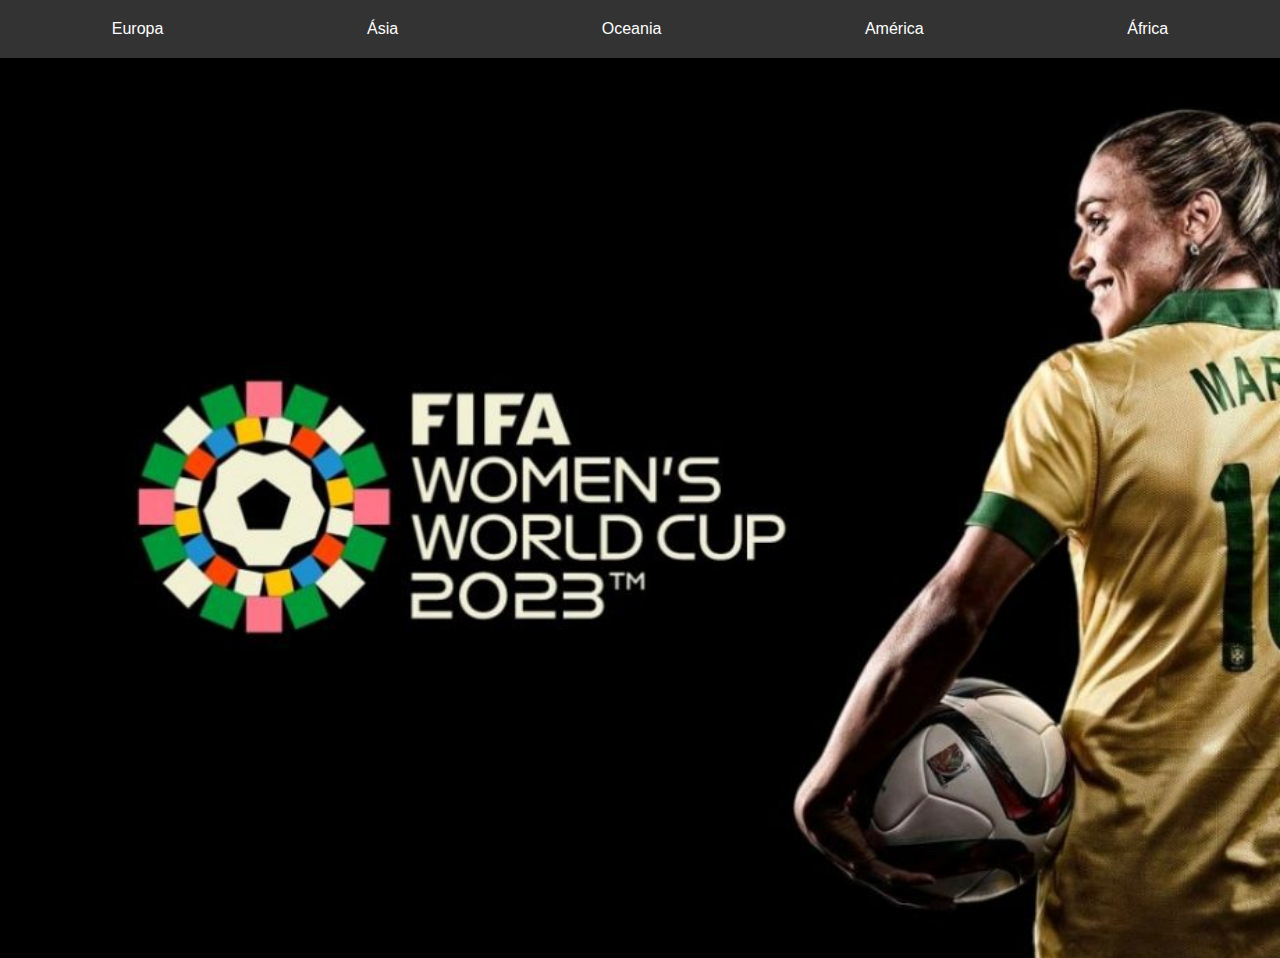
<file: copa do mundo feminina/index.html>
<!DOCTYPE html>
<html lang="pt-br">

<head>
    <meta charset="UTF-8">
    <meta name="viewport" content="width=device-width, initial-scale=1.0">
    <title>Bandeiras oficiais - Copa do Mundo Futebol Feminino 2023</title>
    <link rel="icon" href="./images/logofifa.png" type="image/x-icon">
    <style>
        body {
            font-family: Arial, sans-serif;
            margin: 0;
            padding: 0;
            background-color: #f2f2f2;
        }

        header {
            background-color: #333;
            color: white;
            padding: 10px;
            text-align: center;
        }

        .continents-list {
            list-style-type: none;
            display: flex;
            justify-content: space-around;
            padding: 0;
            margin: 0;
        }

        .continent {
            cursor: pointer;
            padding: 10px;
        }

        .continent:hover {
            background-color: #555;
        }

        .countries {
            display: none;
            flex-wrap: wrap;
            justify-content: space-around;
            padding: 20px;
            background-color: white;
        }

        .country {
            text-align: center;
            padding: 10px;
            margin: 10px;
        }

        .country img {
            display: block;
            margin: 0 auto;
        }

        .country p {
            margin: 0;
            color: black;
        }

        .country a {
            text-decoration: none;
        }

        .background-image {
            background-image: url("./images/copa-do-mundo-2023-scaled.jpg");
            background-size: cover;
            background-position: center;
            min-height: 100vh;
        }
    </style>
</head>

<body>
    <header>
        <ul class="continents-list">
            <li class="continent" onclick="toggleContinent('Europa')">Europa</li>
            <li class="continent" onclick="toggleContinent('Ásia')">Ásia</li>
            <li class="continent" onclick="toggleContinent('Oceania')">Oceania</li>
            <li class="continent" onclick="toggleContinent('América')">América</li>
            <li class="continent" onclick="toggleContinent('África')">África</li>
        </ul>
    </header>

    <div id="continent-info" class="countries">
    </div>
    <div class="background-image"></div>

    <script>
        let currentContinent = null;
        function toggleContinent(continent) {
            const continentInfo = document.getElementById("continent-info");
            const countriesByContinent = {
                "Europa": ["Suíça", "Noruega", "Irlanda", "Espanha", "Dinamarca", "Inglaterra", "Holanda", "Portugal", "Suécia", "Itália", "Alemanha"],
                "Ásia": ["Filipinas", "China", "Japão", "Vietnã", "Coreia do Sul"],
                "Oceania": ["Nova Zelândia", "Austrália"],
                "América": ["Canadá", "Estados Unidos", "México", "Brasil", "Argentina", "Costa Rica", "Jamaica", "Panamá", "Haiti"],
                "África": ["Nigéria", "Zâmbia", "África do Sul", "Marrocos"]
            };

            if (continent === currentContinent) {
                continentInfo.innerHTML = '';
                continentInfo.style.display = 'none';
                currentContinent = null;
            } else {
                continentInfo.style.display = 'flex';
                continentInfo.innerHTML = '';
                if (countriesByContinent[continent]) {
                    const countries = countriesByContinent[continent];
                    for (const country of countries) {
                        const countryDiv = document.createElement('div');
                        countryDiv.classList.add('country');
                        countryDiv.innerHTML = `
                            <a href="https://pt.wikipedia.org/wiki/${country}" target="_blank">
                                <img src="./images/${country}.png" alt="${country}" width="80" height="60">
                                <p>${country}</p>
                            </a>
                        `;
                        continentInfo.appendChild(countryDiv);
                    }
                } else {
                    continentInfo.textContent = "Nenhum país encontrado para este continente.";
                }
                currentContinent = continent;
            }
        }
    </script>
</body>

</html>
</file>
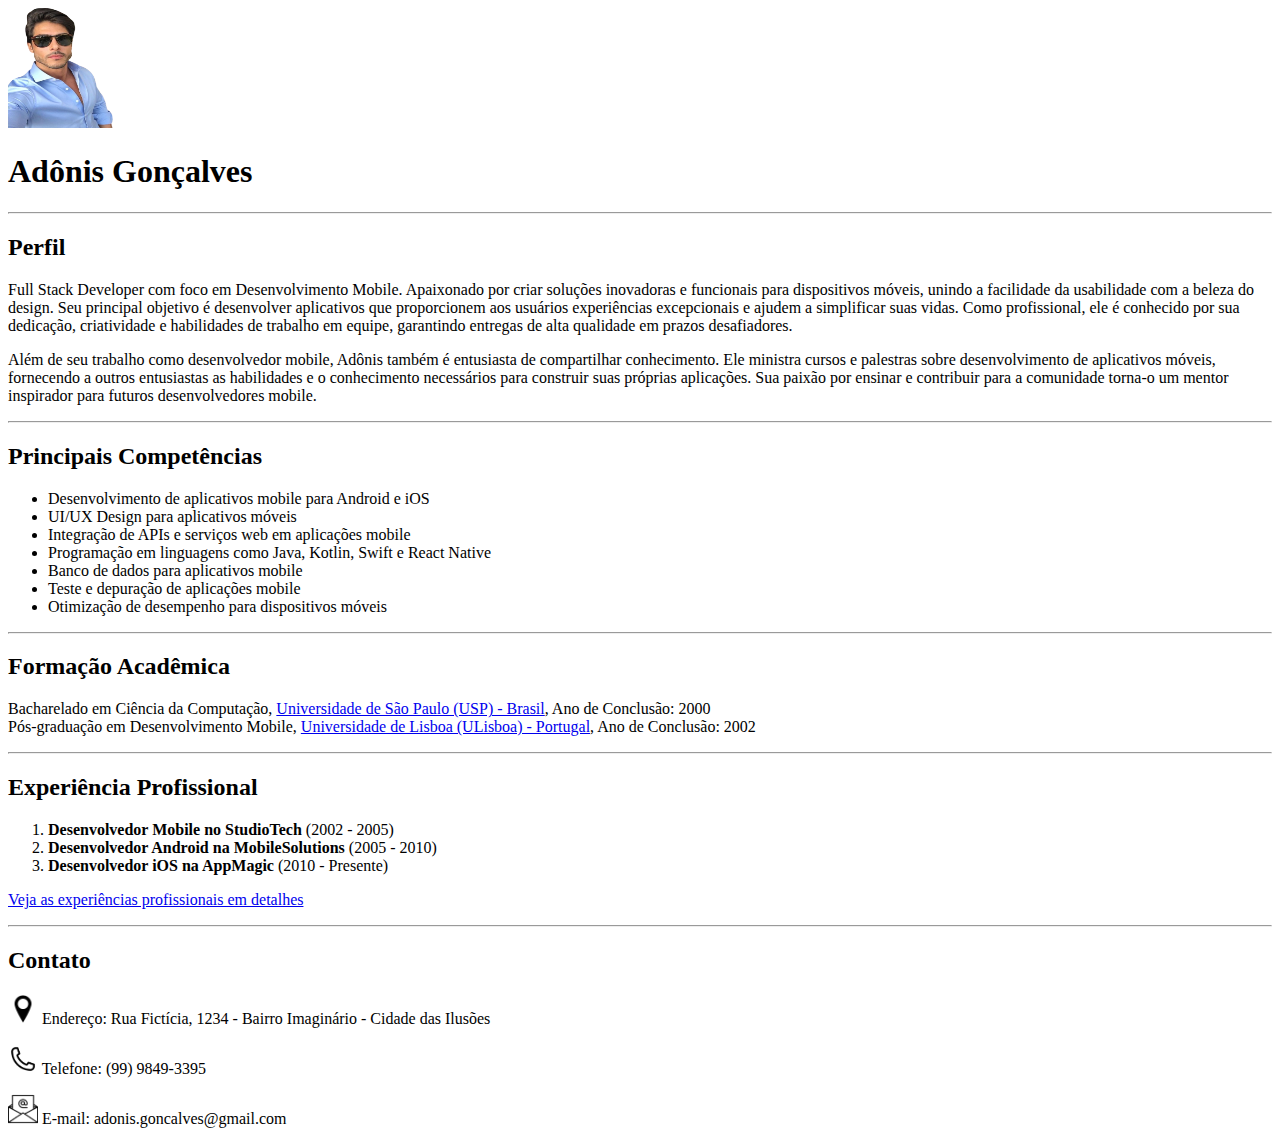
<file: CurriculoFake/index.html>
<!DOCTYPE html>
<html lang="pt-br">

<head>
    <meta charset="UTF-8">
    <meta name="viewport" content="width=device-width, initial-scale=1.0">
    <title>Currículo de Adônis Gonçalves</title>
</head>

<body>
    <header>
        <img src="./images/image-removebg-preview (1).png" alt="Foto de Perfil" width="120" height="120">
        <h1>Adônis Gonçalves</h1>
    </header>
    <main>
        <hr>
        <h2>Perfil</h2>
        <p>
            Full Stack Developer com foco em Desenvolvimento Mobile. Apaixonado por criar soluções inovadoras e funcionais
            para dispositivos móveis, unindo a facilidade da usabilidade com a beleza do design. Seu principal objetivo é
            desenvolver aplicativos que proporcionem aos usuários experiências excepcionais e ajudem a simplificar suas vidas.
            Como profissional, ele é conhecido por sua dedicação, criatividade e habilidades de trabalho em equipe, garantindo
            entregas de alta qualidade em prazos desafiadores.
        </p>
        <p>
            Além de seu trabalho como desenvolvedor mobile, Adônis também é entusiasta de compartilhar conhecimento. Ele ministra
            cursos e palestras sobre desenvolvimento de aplicativos móveis, fornecendo a outros entusiastas as habilidades e o
            conhecimento necessários para construir suas próprias aplicações. Sua paixão por ensinar e contribuir para a comunidade
            torna-o um mentor inspirador para futuros desenvolvedores mobile.
        </p>

        <hr>
        <h2>Principais Competências</h2>
        <ul>
            <li>Desenvolvimento de aplicativos mobile para Android e iOS</li>
            <li>UI/UX Design para aplicativos móveis</li>
            <li>Integração de APIs e serviços web em aplicações mobile</li>
            <li>Programação em linguagens como Java, Kotlin, Swift e React Native</li>
            <li>Banco de dados para aplicativos mobile</li>
            <li>Teste e depuração de aplicações mobile</li>
            <li>Otimização de desempenho para dispositivos móveis</li>
        </ul>

        <hr>
        <h2>Formação Acadêmica</h2>
        <p>
            Bacharelado em Ciência da Computação, <a href="https://www5.usp.br" target="_blank">Universidade de São Paulo (USP) - Brasil</a>,
            Ano de Conclusão: 2000
            <br>
            Pós-graduação em Desenvolvimento Mobile, <a href="https://www.ulisboa.pt" target="_blank">Universidade de Lisboa (ULisboa) - Portugal</a>,
            Ano de Conclusão: 2002
        </p>

        <hr>
        <h2>Experiência Profissional</h2>
        <ol>
            <li>
                <strong>Desenvolvedor Mobile no StudioTech</strong> (2002 - 2005)
            </li>
            <li>
                <strong>Desenvolvedor Android na MobileSolutions</strong> (2005 - 2010)
            </li>
            <li>
                <strong>Desenvolvedor iOS na AppMagic</strong> (2010 - Presente)
            </li>
        </ol>
        <p>
            <a href="./experiencia.html">Veja as experiências profissionais em detalhes</a>
        </p>

        <hr> 
        <h2>Contato</h2>
        <p>
            <img src="./images/image-removebg-preview (4).png" alt="Ícone de endereço" width="30" height="30">
            Endereço: Rua Fictícia, 1234 - Bairro Imaginário - Cidade das Ilusões
        </p>
        <p>
            <img src="./images/image-removebg-preview (3).png" alt="Ícone de telefone" width="30" height="30">
            Telefone: (99) 9849-3395
        </p>
        <p>
            <img src="./images/image-removebg-preview (2).png" alt="Ícone de e-mail" width="30" height="30">
            E-mail: adonis.goncalves@gmail.com
        </p>
    
   
    </main>
</body>

</html>
</file>
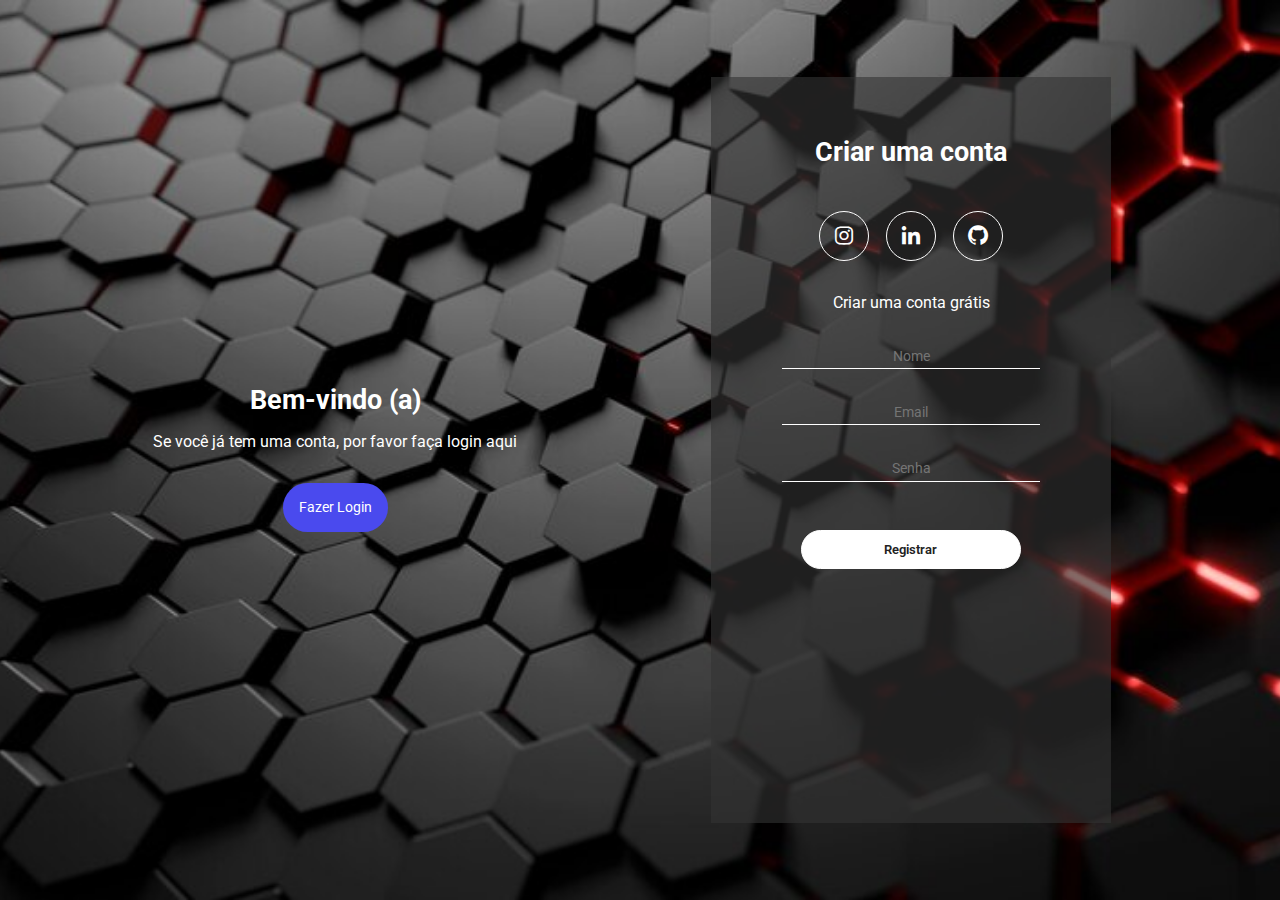
<file: formulario/index.html>
<!DOCTYPE html>
<html lang="pt-br">
<head>
    <meta charset="UTF-8">
    <meta http-equiv="X-UA-Compatible" content="IE=edge">
    <meta name="viewport" content="width=device-width, initial-scale=1.0">
    <link rel="stylesheet" href="style.css">
    <link rel="preconnect" href="https://fonts.googleapis.com">
    <link rel="preconnect" href="https://fonts.gstatic.com" crossorigin>
    <link href="https://fonts.googleapis.com/css2?family=Roboto:wght@400;700&display=swap" rel="stylesheet">
    <link href='https://unpkg.com/boxicons@2.1.1/css/boxicons.min.css' rel='stylesheet'>
    <title>Formulário</title>
</head>
<body>
    <div class="container-form sign-up">
        <div class="welcome-back">
            <div class="message">
                <h2>Bem-vindo (a)</h2>
                <p>Se você já tem uma conta, por favor faça login aqui</p>
                <button class="sign-up-btn">Fazer Login</button>
            </div>
        </div>
        <form class="formulario">
            <h2 class="create-account">Criar uma conta</h2>
            <div class="iconos">
                <div class="border-icon">
                    <i class='bx bxl-instagram'></i>
                </div>
                <div class="border-icon">
                    <i class='bx bxl-linkedin' ></i>
                </div>
                <div class="border-icon">
                    <i class="bx bxl-github"></i>
                </div>
            </div>
            <p class="cuenta-gratis">Criar uma conta grátis</p>
            <input type="text" placeholder="Nome">
            <input type="email" placeholder="Email">
            <input type="password" placeholder="Senha">
            <input type="button" value="Registrar">
        </form>
    </div>
    <div class="container-form sign-in">
        <form class="formulario">
            <h2 class="create-account">Fazer Login</h2>
            <div class="iconos">
                <div class="border-icon">
                    <i class='bx bxl-instagram'></i>
                </div>
                <div class="border-icon">
                    <i class='bx bxl-linkedin' ></i>
                </div>
                <div class="border-icon">
                    <i class="bx bxl-github"></i>
                </div>
            </div>
            <p class="cuenta-gratis">Ainda não tem uma conta?</p>
            <input type="email" placeholder="Email">
            <input type="password" placeholder="Senha">
            <input type="button" value="Fazer Login">
        </form>
        <div class="welcome-back">
            <div class="message">
                <h2>Bem-vindo de volta</h2>
                <p>Se você ainda não tem uma conta, por favor se registre aqui</p>
                <button class="sign-in-btn">Registrar</button>
            </div>
        </div>
    </div>
    <script src="script.js"></script>
</body>
</html>
</file>
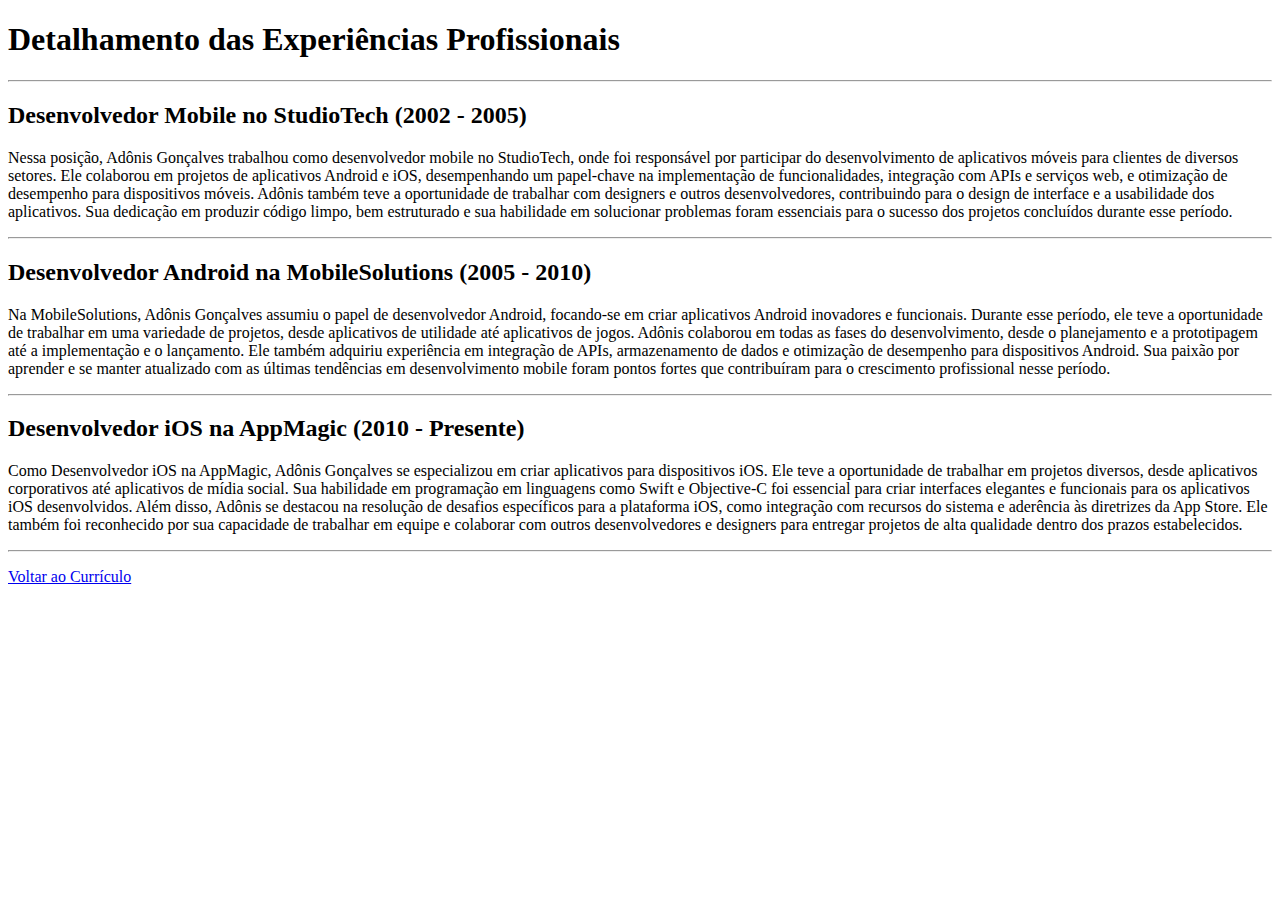
<file: CurriculoFake/experiencia.html>
<!DOCTYPE html>
<html>

<head>
    <meta charset="UTF-8">
    <meta name="viewport" content="width=device-width, initial-scale=1.0">
    <title>Detalhamento de Experiências Profissionais</title>
</head>

<body>
    <h1>Detalhamento das Experiências Profissionais</h1>

    <hr>
    <h2>Desenvolvedor Mobile no StudioTech (2002 - 2005)</h2>
    <p>
        Nessa posição, Adônis Gonçalves trabalhou como desenvolvedor mobile no StudioTech, onde foi responsável por
        participar do desenvolvimento de aplicativos móveis para clientes de diversos setores. Ele colaborou em projetos de
        aplicativos Android e iOS, desempenhando um papel-chave na implementação de funcionalidades, integração com APIs
        e serviços web, e otimização de desempenho para dispositivos móveis. Adônis também teve a oportunidade de trabalhar
        com designers e outros desenvolvedores, contribuindo para o design de interface e a usabilidade dos aplicativos.
        Sua dedicação em produzir código limpo, bem estruturado e sua habilidade em solucionar problemas foram essenciais
        para o sucesso dos projetos concluídos durante esse período.
    </p>

    <hr>
    <h2>Desenvolvedor Android na MobileSolutions (2005 - 2010)</h2>
    <p>
        Na MobileSolutions, Adônis Gonçalves assumiu o papel de desenvolvedor Android, focando-se em criar aplicativos
        Android inovadores e funcionais. Durante esse período, ele teve a oportunidade de trabalhar em uma variedade de
        projetos, desde aplicativos de utilidade até aplicativos de jogos. Adônis colaborou em todas as fases do
        desenvolvimento, desde o planejamento e a prototipagem até a implementação e o lançamento. Ele também adquiriu
        experiência em integração de APIs, armazenamento de dados e otimização de desempenho para dispositivos Android.
        Sua paixão por aprender e se manter atualizado com as últimas tendências em desenvolvimento mobile foram pontos
        fortes que contribuíram para o crescimento profissional nesse período.
    </p>

    <hr>
    <h2>Desenvolvedor iOS na AppMagic (2010 - Presente)</h2>
    <p>
        Como Desenvolvedor iOS na AppMagic, Adônis Gonçalves se especializou em criar aplicativos para dispositivos iOS.
        Ele teve a oportunidade de trabalhar em projetos diversos, desde aplicativos corporativos até aplicativos de mídia
        social. Sua habilidade em programação em linguagens como Swift e Objective-C foi essencial para criar interfaces
        elegantes e funcionais para os aplicativos iOS desenvolvidos. Além disso, Adônis se destacou na resolução de desafios
        específicos para a plataforma iOS, como integração com recursos do sistema e aderência às diretrizes da App Store.
        Ele também foi reconhecido por sua capacidade de trabalhar em equipe e colaborar com outros desenvolvedores e
        designers para entregar projetos de alta qualidade dentro dos prazos estabelecidos.
    </p>

    <hr>
    <p><a href="index.html">Voltar ao Currículo</a></p>

</body>

</html>
</file>
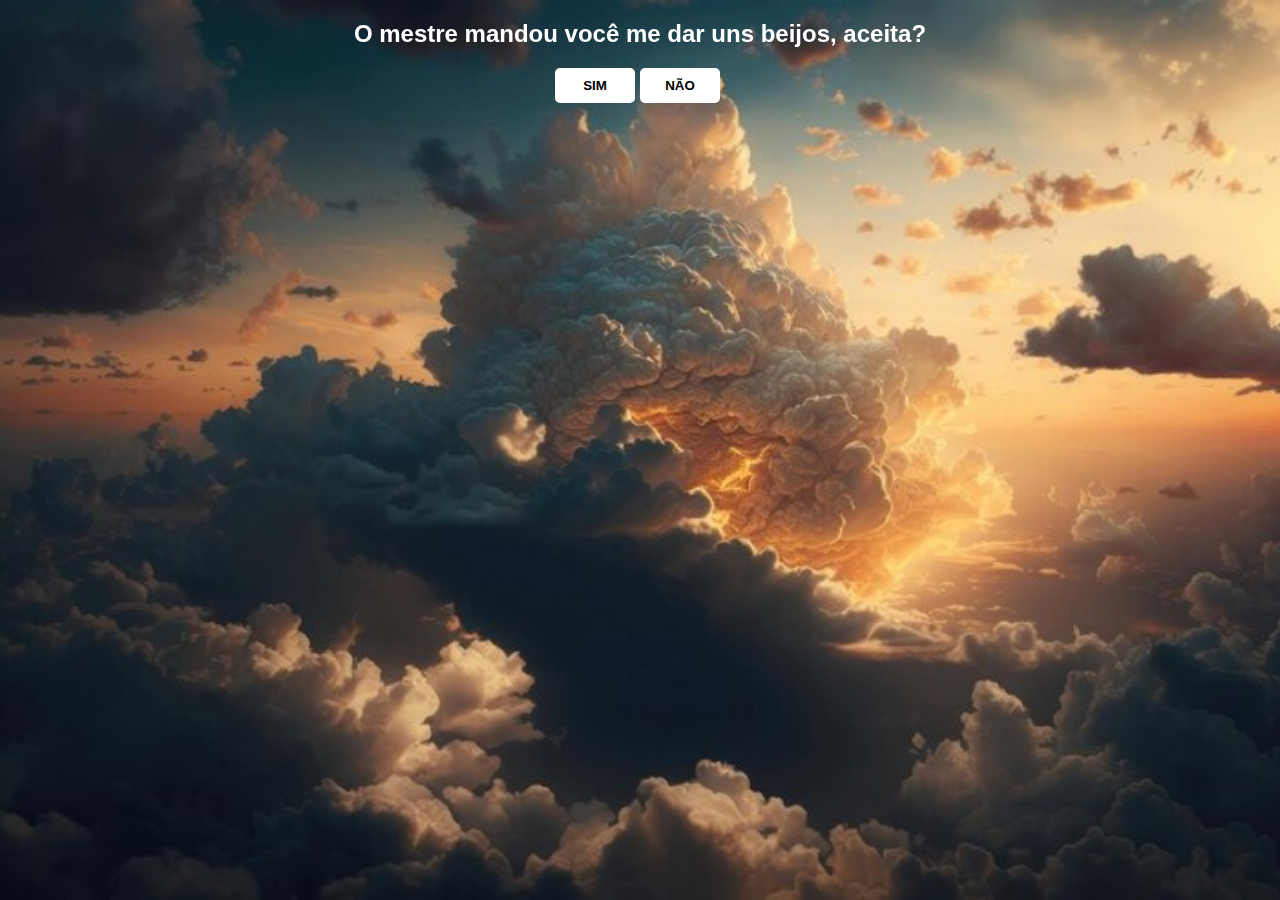
<file: Mestre Mandou/MestreMandou.html>
<!DOCTYPE html>
<html lang="en">
  <head>
    <meta charset="UTF-8" />
    <meta name="viewport" content="width=device-width, initial-scale=1.0" />
    <title>O mestre mandou...</title>
  </head>
  <body>
    <div id="conteudo">
      <h2>O mestre mandou você me dar uns beijos, aceita?</h2>
      <div style="margin: auto; width: 170px">
        <button
          style="position: fixed; display: block"
          class="btn"
          onclick="sim()"
        >
          SIM
        </button>
        <button
          class="btn"
          onclick="desvia(this)"
          onmouseover="desvia(this)"
          style="position: absolute"
        >
          NÃO
        </button>
      </div>
      <!-- <div class="div1" style="margin-top: 450px;">
            <a href="https://www.youtube.com/shorts/NcLf_34wcYY">clique aqui se vc não quiser (apenas por curiosidade)</a>
        </div>
    -->
    <style>
        
        #conteudo {
    background: url(img/2.jpg) no-repeat;
    background-size: cover; 
    width: 100%;
    height: 100%;
    position: fixed;
    top: 0;
    left: 0;
    text-align: center;
    font-family: sans-serif;
    color: #fff;
}

      .btn {
        background: #fff;
        color: #000;
        border: none;
        padding: 10px;
        width: 80px;
        border-radius: 5px;
        font-weight: bold;

      }

      .div1 {
        margin-top: 660px;
      }
    </style>
    <script>
      function sim() {
        alert("Você aceitou dar uns beijos comigo! :)");
        location.href = "https://music.youtube.com/watch?v=izGwDsrQ1eQ";
      }

      function desvia(btn) {
        btn.style.position = "absolute";
        btn.style.bottom = geraPosicao(10, 90);
        btn.style.left = geraPosicao(10, 90);
        console.log("opa, desviei...");
      }

      function geraPosicao(min, max) {
        return Math.random() * (max - min) + min + "%";
      }
    </script>
  </body>
</html>
</file>
<file: formulario/style.css>
* {
    margin: 0;
    padding: 0;
    box-sizing: border-box;
    font-family: 'Roboto', sans-serif;
}

body {
    height: 100vh;
    display: flex;
    align-items: center;
    justify-content: center;
    background-image: url(img/6.jpg);
    background-position: center;
    background-repeat: no-repeat;
    background-size: cover;
    color: #fff;
}

.container-form {
    width: 90%;
    height: 90vh;
    display: flex;
    justify-content: space-around;
    transition:  all .5s ease-out;
}

.welcome-back {
    display: flex;
    align-items: center;
    text-align: center;
}

.message {
    padding: 1rem;
}

.message h2 {
    font-size: 1.7rem;
    padding: 1rem 0;
}

.message button {
    padding: 1rem;
    font-weight: 400;
    background-color: #4a4aee;
    border-radius: 2rem;
    border: none;
    outline: none;
    cursor: pointer;
    font-size: .9rem;
    margin-top: 2rem;
    transition: all .3s ease-in;
    color: #fff;
}

.message button:hover {
    background-color: #6464f8;
}

.formulario {
    width: 400px;
    padding: 1rem;
    margin: 2rem;
    background-color: rgb(51, 51, 51, 0.602);
    text-align: center;
}

.create-account {
    padding: 2.7rem 0;
    font-size: 1.7rem;
}

.iconos {
    width: 200px;
    display: flex;
    justify-content: space-around;
    margin: auto;
}

.border-icon {
    height: 20px;
    width: 20px;
    display: flex;
    align-items: center;
    justify-content: center;
    padding: 1.5rem;
    border: solid thin white;
    border-radius: 50%;
    font-size: 1.5rem;
    transition: all .3s ease-in;
}

.border-icon:hover {
    background-color: #4a4aee;
    cursor: pointer;
}

.cuenta-gratis {
    padding: 2rem 0;
}

.formulario input {
    width: 70%;
    display: block;
    margin: auto;
    margin-bottom: 2rem;
    background-color: transparent;
    border: none;
    border-bottom: white thin solid;
    text-align: center;
    outline: none;
    padding: .2rem 0;
    font-size: .9rem;
    color: white;
}

.formulario input[type="button"] {
    width: 60%;
    margin: auto;
    border: solid thin white;
    padding: .7rem;
    border-radius: 2rem;
    background-color: white;
    font-weight: 600;
    margin-top: 3rem;
    font-size: .8rem;
    cursor: pointer;
    color: #222;
}

.sign-in {
    position: absolute;
    opacity: 0;
    visibility: hidden;
}

.sign-in.active {
    opacity: 1;
    visibility: visible;
}

.sign-up.active {
    opacity: 0;
    visibility: hidden;
}
</file>
